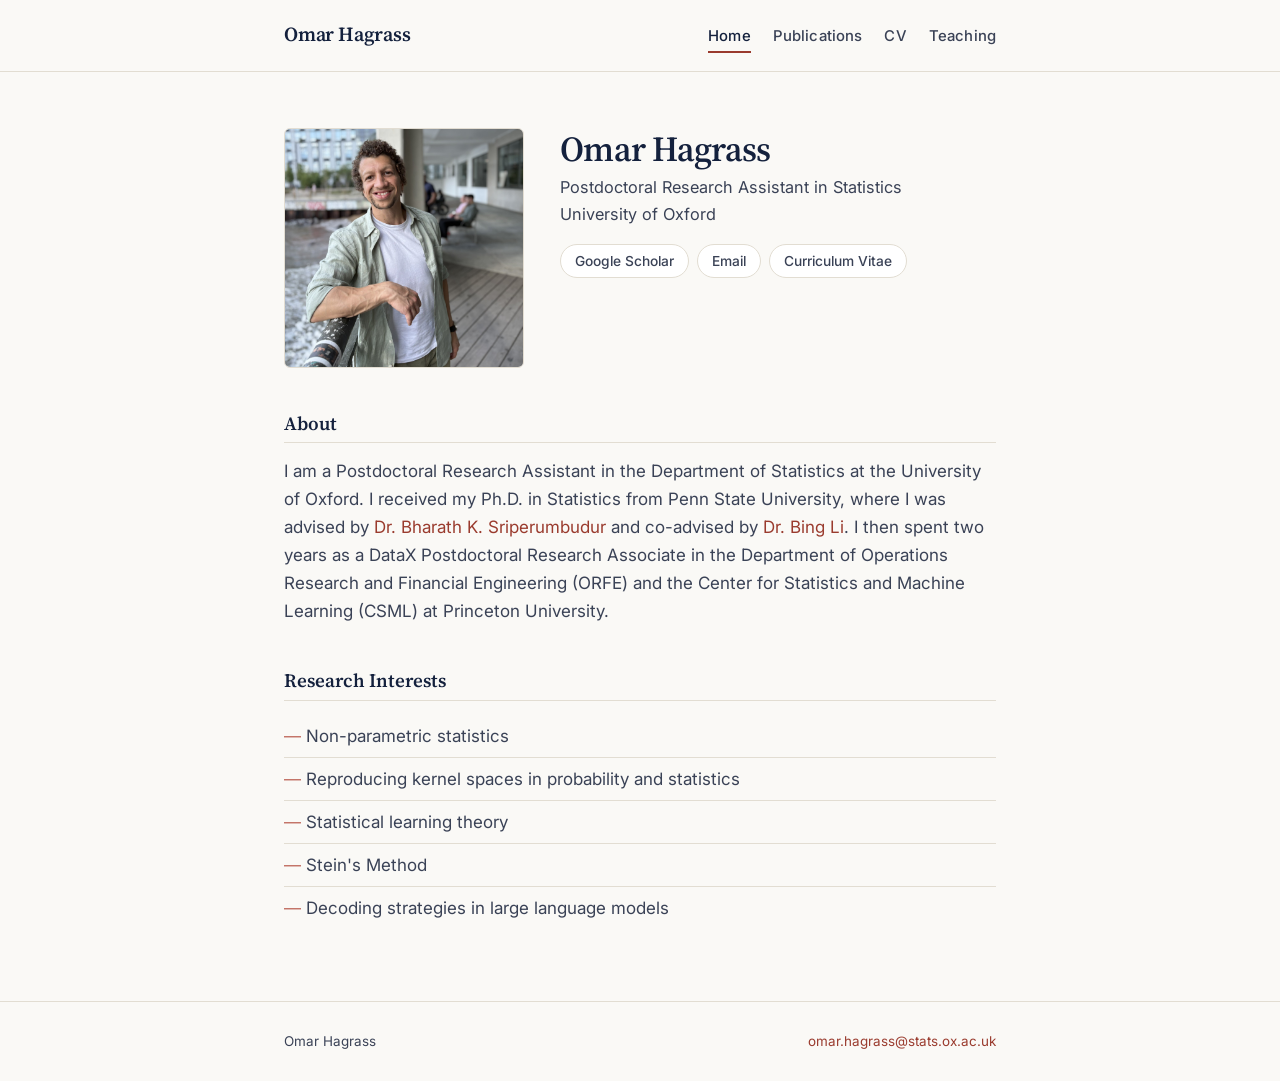
<file: index.html>
<!DOCTYPE html>
<html lang="en">
<head>
<meta charset="utf-8">
<meta name="viewport" content="width=device-width, initial-scale=1">
<title>Omar Hagrass</title>
<meta name="description" content="Omar Hagrass — Postdoctoral Research Assistant in Statistics, University of Oxford. Nonparametric statistics, kernel methods, statistical learning theory.">
<link rel="preconnect" href="https://fonts.googleapis.com">
<link rel="preconnect" href="https://fonts.gstatic.com" crossorigin>
<link href="https://fonts.googleapis.com/css2?family=Inter:wght@400;500;600&family=Source+Serif+4:opsz,wght@8..60,400;8..60,600&display=swap" rel="stylesheet">
<link rel="stylesheet" href="style.css">
</head>
<body>
<header class="site">
  <div class="nav-inner">
    <a class="brand" href="index.html">Omar Hagrass</a>
    <nav class="tabs">
      <a href="index.html" class="active">Home</a>
      <a href="publications.html">Publications</a>
      <a href="cv.html">CV</a>
      <a href="teaching.html">Teaching</a>
    </nav>
  </div>
</header>

<main>
  
  <div class="wrap">
    <div class="hero">
      <img class="hero-photo" src="profile.JPEG" alt="Omar Hagrass"
           onerror="this.onerror=null;this.src='profile.svg';">
      <div class="hero-body">
        <h1>Omar Hagrass</h1>
        <p class="hero-role"> Postdoctoral Research Assistant in Statistics <br>  University of Oxford</p>
        <div class="links-row">
          <a href="https://scholar.google.com/citations?user=IaOqpzIAAAAJ&hl=en">Google Scholar</a>
          <a href="mailto:omar.hagrass@stats.ox.ac.uk">Email</a>
          <a href="https://drive.google.com/file/d/1F2kkWln57RC6JuzXL6khSQ2EGfEd1NvO/view">Curriculum Vitae</a>
        </div>
      </div>
    </div>

    <section class="block">
      <h2>About</h2>
     <p>I am a Postdoctoral Research Assistant in the Department of Statistics at the University of Oxford. I received my Ph.D. in Statistics from Penn State University, where I was advised by <a href="https://bharathsv.github.io/index.html">Dr. Bharath K. Sriperumbudur</a> and co-advised by <a href="https://science.psu.edu/stat/people/bxl9">Dr. Bing Li</a>. I then spent two years as a DataX Postdoctoral Research Associate in the Department of Operations Research and Financial Engineering (ORFE) and the Center for Statistics and Machine Learning (CSML) at Princeton University.</p>
    <section class="block">
      <h2>Research Interests</h2>
      <ul class="clean interests">
        <li>Non-parametric statistics</li>
        <li>Reproducing kernel spaces in probability and statistics</li>
        <li>Statistical learning theory</li>
        <li>Stein's Method</li>
        <li>Decoding strategies in large language models</li>
      </ul>
    </section>
  </div>
</main>

<footer class="site">
  <div class="wrap">
    <span>Omar Hagrass</span>
    <span><a href="mailto:omar.hagrass@stats.ox.ac.uk">omar.hagrass@stats.ox.ac.uk</a></span>
  </div>
</footer>
</body>
</html>
</file>
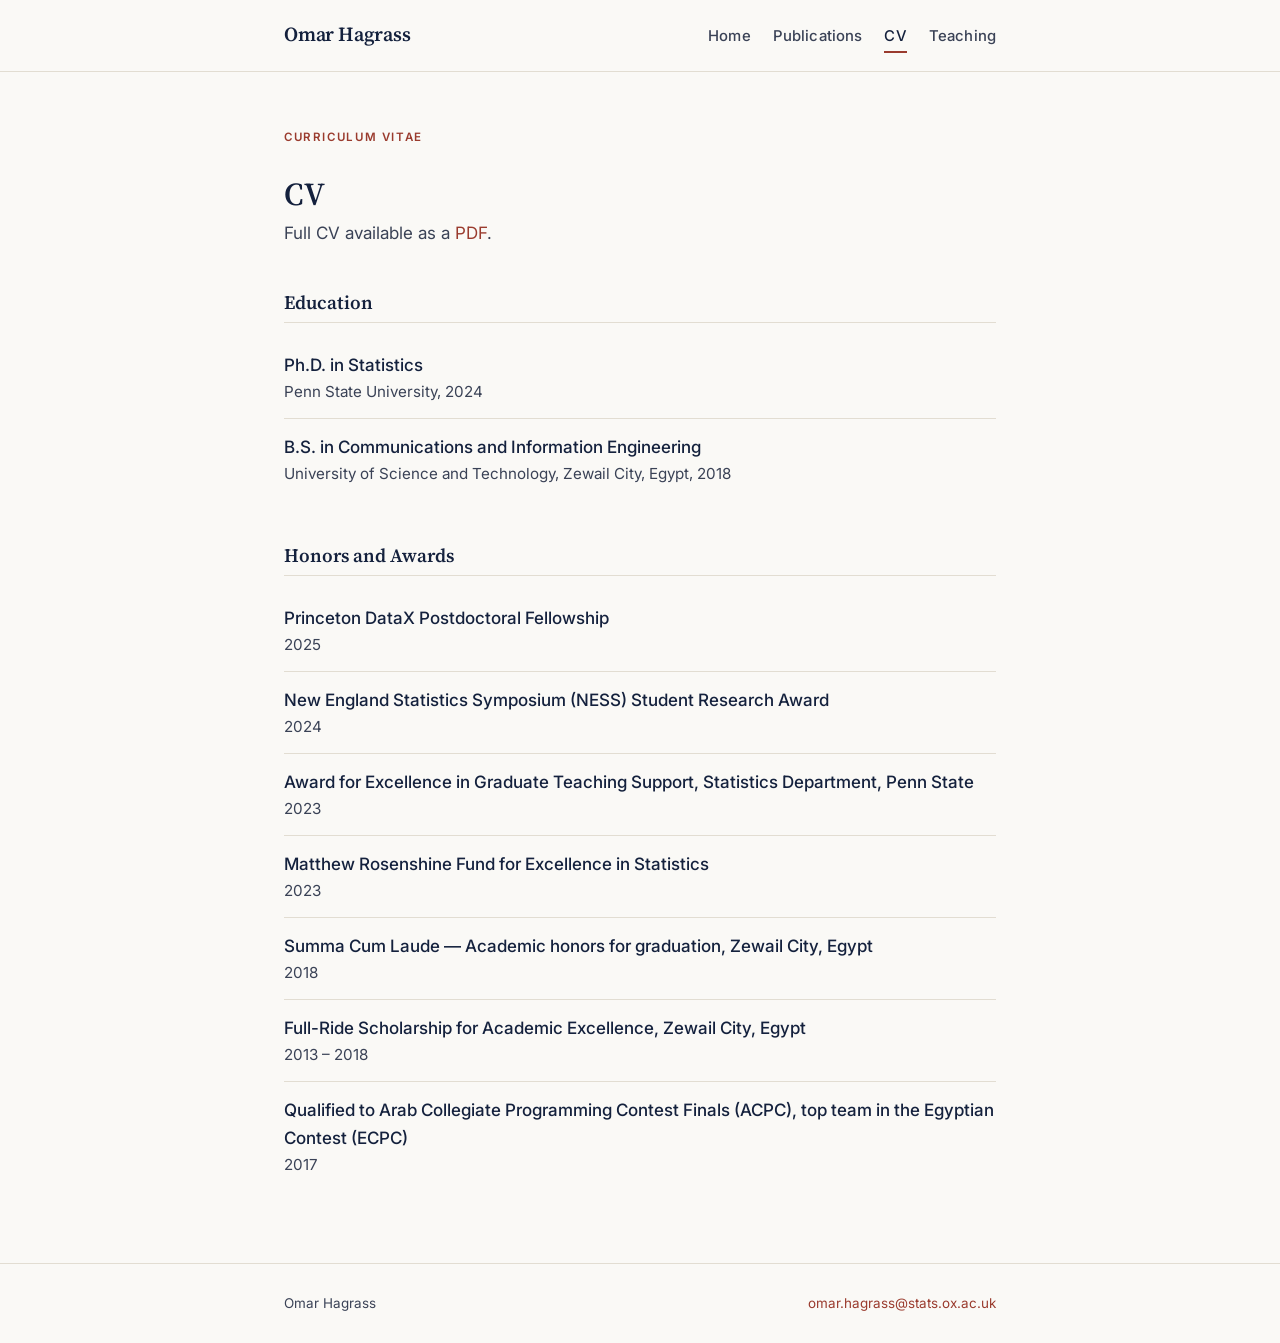
<file: cv.html>
<!DOCTYPE html>
<html lang="en">
<head>
<meta charset="utf-8">
<meta name="viewport" content="width=device-width, initial-scale=1">
<title>CV — Omar Hagrass</title>
<meta name="description" content="Curriculum vitae of Omar Hagrass.">
<link rel="preconnect" href="https://fonts.googleapis.com">
<link rel="preconnect" href="https://fonts.gstatic.com" crossorigin>
<link href="https://fonts.googleapis.com/css2?family=Inter:wght@400;500;600&family=Source+Serif+4:opsz,wght@8..60,400;8..60,600&display=swap" rel="stylesheet">
<link rel="stylesheet" href="style.css">
</head>
<body>
<header class="site">
  <div class="nav-inner">
    <a class="brand" href="index.html">Omar Hagrass</a>
    <nav class="tabs">
      <a href="index.html">Home</a>
      <a href="publications.html">Publications</a>
      <a href="cv.html" class="active">CV</a>
      <a href="teaching.html">Teaching</a>
    </nav>
  </div>
</header>

<main>
  <div class="wrap">
    <p class="eyebrow">Curriculum Vitae</p>
    <h1 class="page-title">CV</h1>
    <p style="color:var(--ink-soft);margin:0 0 8px;">Full CV available as a <a href="https://drive.google.com/file/d/1F2kkWln57RC6JuzXL6khSQ2EGfEd1NvO/view">PDF</a>.</p>

    <section class="block">
      <h2>Education</h2>
      <div class="entry">
        <div class="primary">Ph.D. in Statistics</div>
        <div class="secondary">Penn State University, 2024</div>
      </div>
      <div class="entry">
        <div class="primary">B.S. in Communications and Information Engineering</div>
        <div class="secondary">University of Science and Technology, Zewail City, Egypt, 2018</div>
      </div>
    </section>

    <section class="block">
      <h2>Honors and Awards</h2>
      <div class="entry">
        <div class="primary">Princeton DataX Postdoctoral Fellowship</div>
        <div class="secondary">2025</div>
      </div>
      <div class="entry">
        <div class="primary">New England Statistics Symposium (NESS) Student Research Award</div>
        <div class="secondary">2024</div>
      </div>
      <div class="entry">
        <div class="primary">Award for Excellence in Graduate Teaching Support, Statistics Department, Penn State</div>
        <div class="secondary">2023</div>
      </div>
      <div class="entry">
        <div class="primary">Matthew Rosenshine Fund for Excellence in Statistics</div>
        <div class="secondary">2023</div>
      </div>
      <div class="entry">
        <div class="primary">Summa Cum Laude — Academic honors for graduation, Zewail City, Egypt</div>
        <div class="secondary">2018</div>
      </div>
      <div class="entry">
        <div class="primary">Full-Ride Scholarship for Academic Excellence, Zewail City, Egypt</div>
        <div class="secondary">2013 – 2018</div>
      </div>
      <div class="entry">
        <div class="primary">Qualified to Arab Collegiate Programming Contest Finals (ACPC), top team in the Egyptian Contest (ECPC)</div>
        <div class="secondary">2017</div>
      </div>
    </section>
  </div>
</main>

<footer class="site">
  <div class="wrap">
    <span>Omar Hagrass</span>
    <span><a href="mailto:omar.hagrass@stats.ox.ac.uk">omar.hagrass@stats.ox.ac.uk</a></span>
  </div>
</footer>
</body>
</html>
</file>
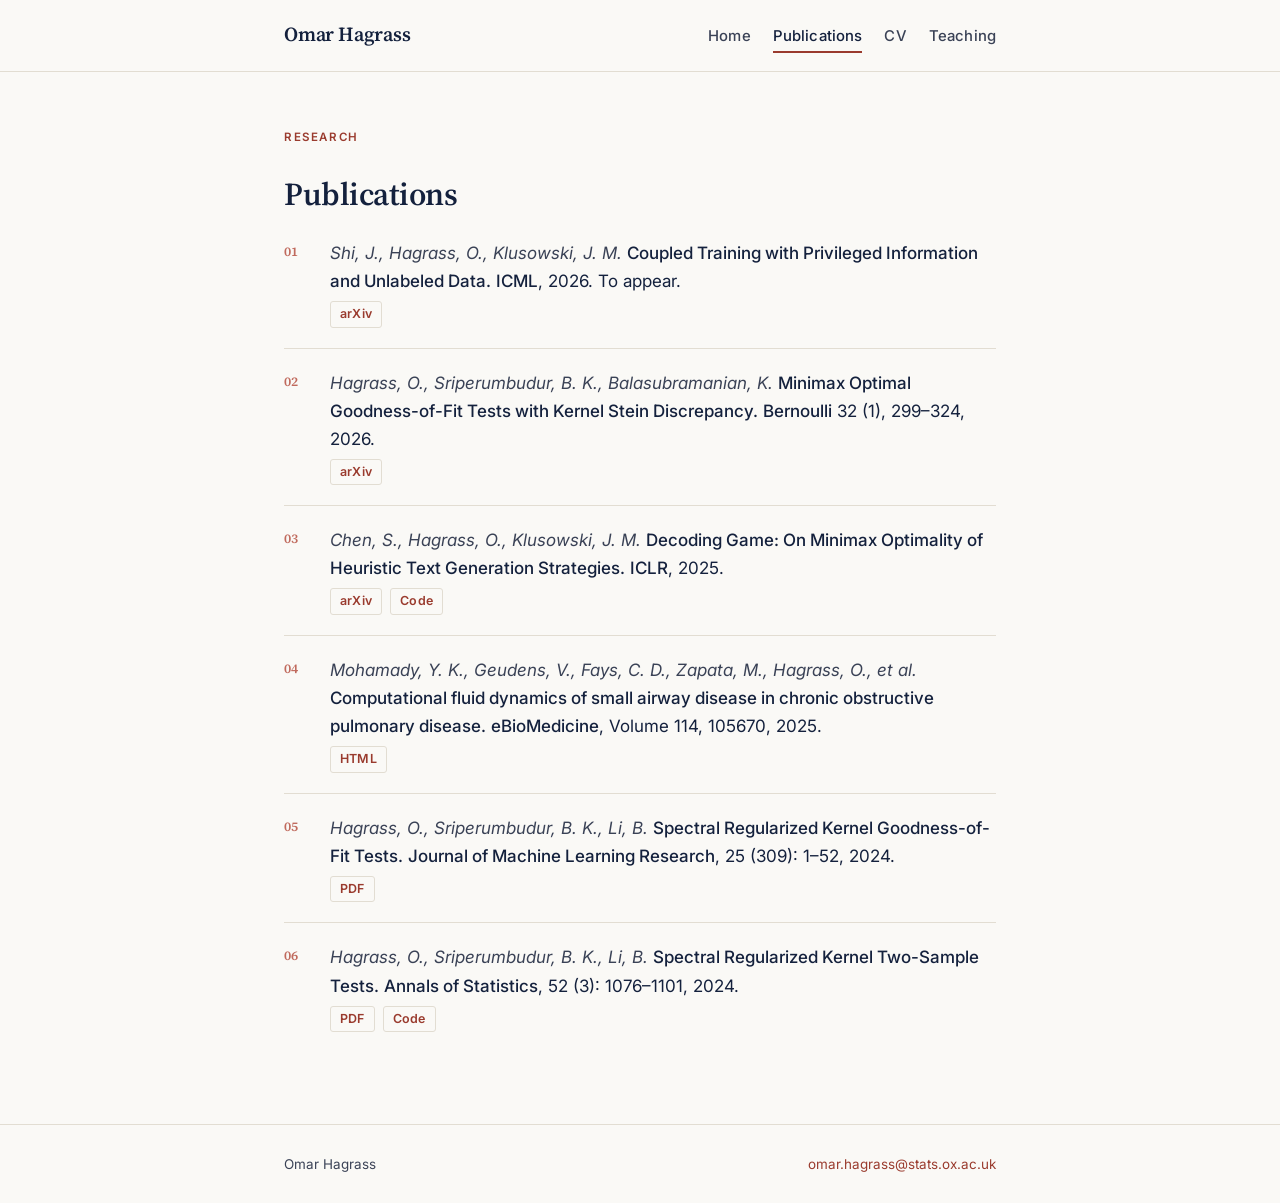
<file: publications.html>
<!DOCTYPE html>
<html lang="en">
<head>
<meta charset="utf-8">
<meta name="viewport" content="width=device-width, initial-scale=1">
<title>Publications — Omar Hagrass</title>
<meta name="description" content="Publications by Omar Hagrass.">
<link rel="preconnect" href="https://fonts.googleapis.com">
<link rel="preconnect" href="https://fonts.gstatic.com" crossorigin>
<link href="https://fonts.googleapis.com/css2?family=Inter:wght@400;500;600&family=Source+Serif+4:opsz,wght@8..60,400;8..60,600&display=swap" rel="stylesheet">
<link rel="stylesheet" href="style.css">
</head>
<body>
<header class="site">
  <div class="nav-inner">
    <a class="brand" href="index.html">Omar Hagrass</a>
    <nav class="tabs">
      <a href="index.html">Home</a>
      <a href="publications.html" class="active">Publications</a>
      <a href="cv.html">CV</a>
      <a href="teaching.html">Teaching</a>
    </nav>
  </div>
</header>

<main>
  <div class="wrap">
    <p class="eyebrow">Research</p>
    <h1 class="page-title">Publications</h1>

    <ol class="pubs">
      <li>
        <span class="pub-meta">Shi, J., Hagrass, O., Klusowski, J. M.</span>
        <span class="pub-title">Coupled Training with Privileged Information and Unlabeled Data.</span>
        <span class="pub-venue">ICML</span>, 2026. To appear.
        <div class="pub-tags"><a href="https://arxiv.org/pdf/2605.23268">arXiv</a></div>
      </li>
      <li>
        <span class="pub-meta">Hagrass, O., Sriperumbudur, B. K., Balasubramanian, K.</span>
        <span class="pub-title">Minimax Optimal Goodness-of-Fit Tests with Kernel Stein Discrepancy.</span>
        <span class="pub-venue">Bernoulli</span> 32 (1), 299–324, 2026.
        <div class="pub-tags"><a href="https://arxiv.org/abs/2404.08278">arXiv</a></div>
      </li>
      <li>
        <span class="pub-meta">Chen, S., Hagrass, O., Klusowski, J. M.</span>
        <span class="pub-title">Decoding Game: On Minimax Optimality of Heuristic Text Generation Strategies.</span>
        <span class="pub-venue">ICLR</span>, 2025.
        <div class="pub-tags"><a href="https://arxiv.org/abs/2410.03968">arXiv</a><a href="https://github.com/omar-hagrass/decoding-game">Code</a></div>
      </li>
      <li>
        <span class="pub-meta">Mohamady, Y. K., Geudens, V., Fays, C. D., Zapata, M., Hagrass, O., et al.</span>
        <span class="pub-title">Computational fluid dynamics of small airway disease in chronic obstructive pulmonary disease.</span>
        <span class="pub-venue">eBioMedicine</span>, Volume 114, 105670, 2025.
        <div class="pub-tags"><a href="https://www.thelancet.com/journals/ebiom/article/PIIS2352-3964%2825%2900114-8/fulltext">HTML</a></div>
      </li>
      <li>
        <span class="pub-meta">Hagrass, O., Sriperumbudur, B. K., Li, B.</span>
        <span class="pub-title">Spectral Regularized Kernel Goodness-of-Fit Tests.</span>
        <span class="pub-venue">Journal of Machine Learning Research</span>, 25 (309): 1–52, 2024.
        <div class="pub-tags"><a href="https://www.jmlr.org/papers/volume25/23-1031/23-1031.pdf">PDF</a></div>
      </li>
      <li>
        <span class="pub-meta">Hagrass, O., Sriperumbudur, B. K., Li, B.</span>
        <span class="pub-title">Spectral Regularized Kernel Two-Sample Tests.</span>
        <span class="pub-venue">Annals of Statistics</span>, 52 (3): 1076–1101, 2024.
        <div class="pub-tags"><a href="https://projecteuclid.org/journals/annals-of-statistics/volume-52/issue-3/Spectral-regularized-kernel-two-sample-tests/10.1214/24-AOS2383.pdf">PDF</a><a href="https://github.com/OmarHagrass/Spectral-regularized-two-sample-test.git">Code</a></div>
      </li>
    </ol>
  </div>
</main>

<footer class="site">
  <div class="wrap">
    <span>Omar Hagrass</span>
    <span><a href="mailto:omar.hagrass@stats.ox.ac.uk">omar.hagrass@stats.ox.ac.uk</a></span>
  </div>
</footer>
</body>
</html>
</file>
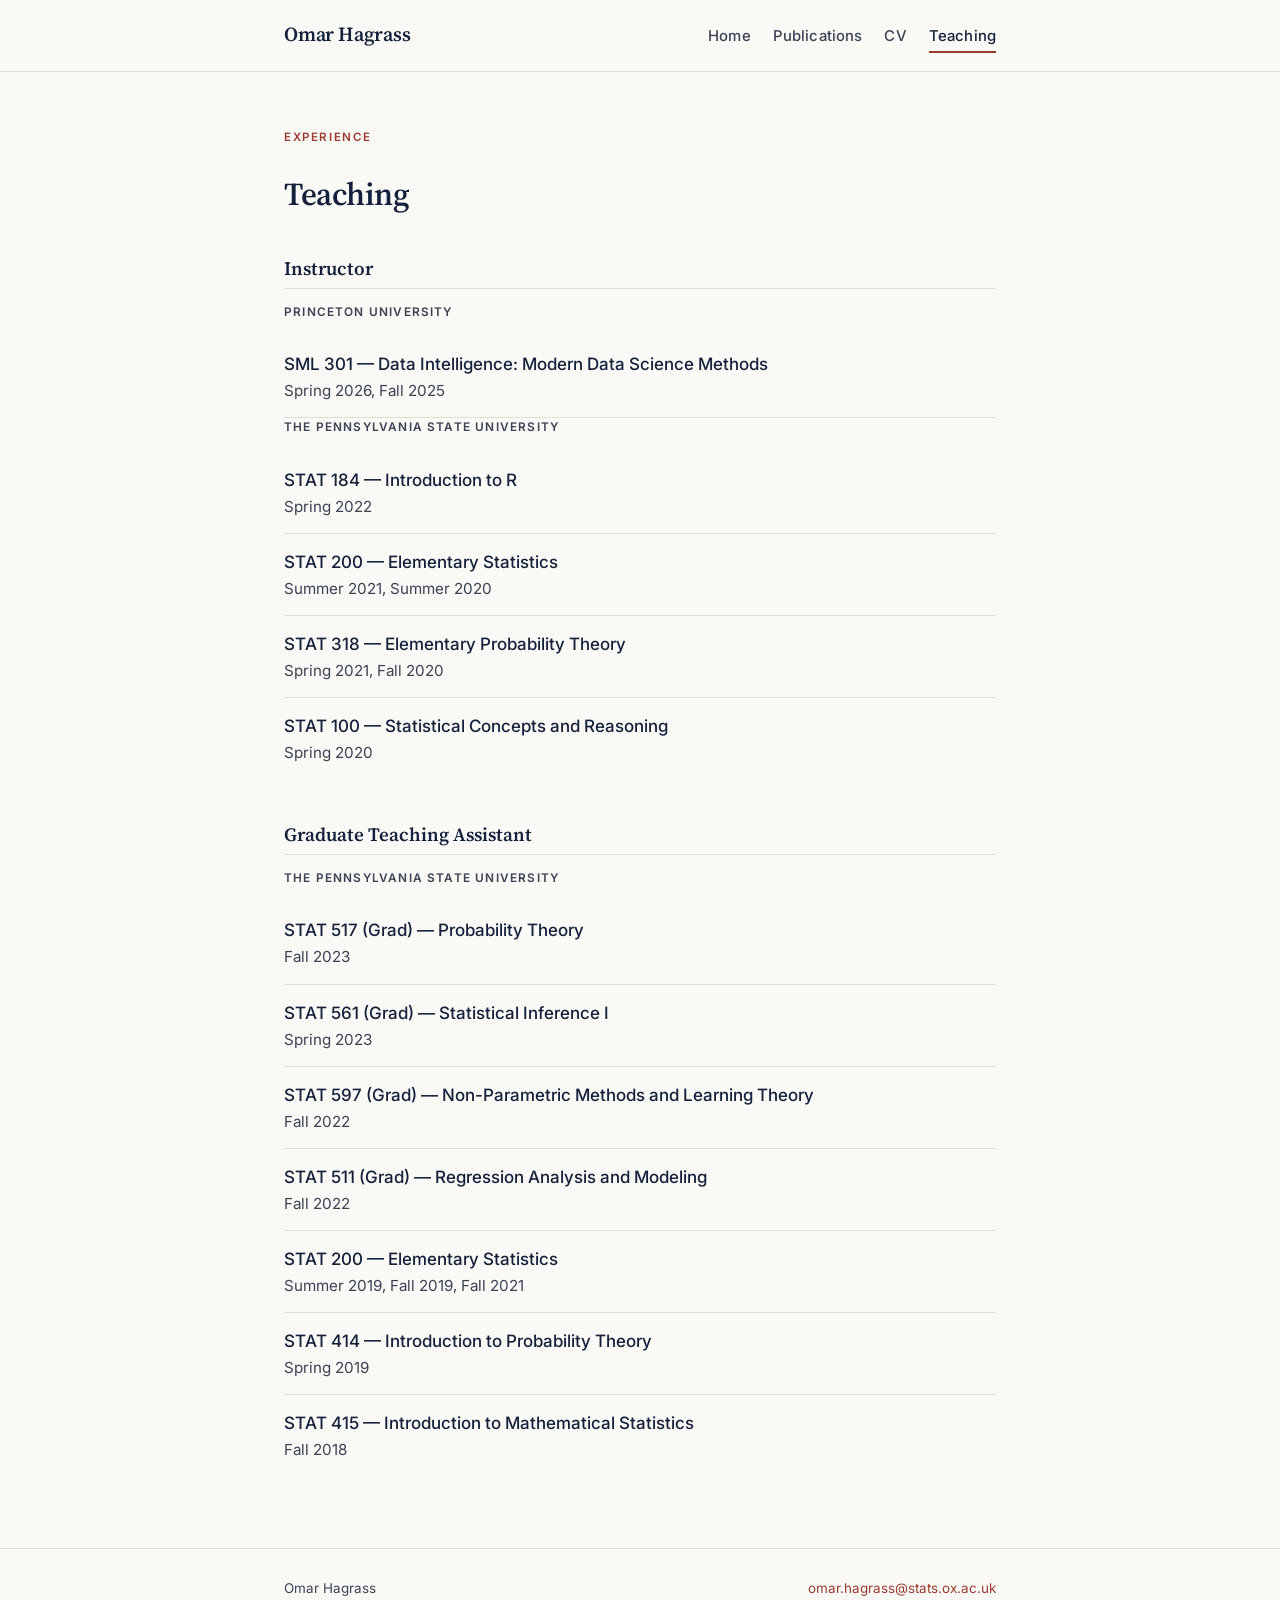
<file: teaching.html>
<!DOCTYPE html>
<html lang="en">
<head>
<meta charset="utf-8">
<meta name="viewport" content="width=device-width, initial-scale=1">
<title>Teaching — Omar Hagrass</title>
<meta name="description" content="Teaching experience of Omar Hagrass.">
<link rel="preconnect" href="https://fonts.googleapis.com">
<link rel="preconnect" href="https://fonts.gstatic.com" crossorigin>
<link href="https://fonts.googleapis.com/css2?family=Inter:wght@400;500;600&family=Source+Serif+4:opsz,wght@8..60,400;8..60,600&display=swap" rel="stylesheet">
<link rel="stylesheet" href="style.css">
</head>
<body>
<header class="site">
  <div class="nav-inner">
    <a class="brand" href="index.html">Omar Hagrass</a>
    <nav class="tabs">
      <a href="index.html">Home</a>
      <a href="publications.html">Publications</a>
      <a href="cv.html">CV</a>
      <a href="teaching.html" class="active">Teaching</a>
    </nav>
  </div>
</header>

<main>
  <div class="wrap">
    <p class="eyebrow">Experience</p>
    <h1 class="page-title">Teaching</h1>

    <section class="block">
      <h2>Instructor</h2>

      <p class="subhead">Princeton University</p>
      <div class="entry">
        <div class="primary">SML 301 — Data Intelligence: Modern Data Science Methods</div>
        <div class="secondary">Spring 2026, Fall 2025</div>
      </div>

      <p class="subhead">The Pennsylvania State University</p>
      <div class="entry">
        <div class="primary">STAT 184 — Introduction to R</div>
        <div class="secondary">Spring 2022</div>
      </div>
      <div class="entry">
        <div class="primary">STAT 200 — Elementary Statistics</div>
        <div class="secondary">Summer 2021, Summer 2020</div>
      </div>
      <div class="entry">
        <div class="primary">STAT 318 — Elementary Probability Theory</div>
        <div class="secondary">Spring 2021, Fall 2020</div>
      </div>
      <div class="entry">
        <div class="primary">STAT 100 — Statistical Concepts and Reasoning</div>
        <div class="secondary">Spring 2020</div>
      </div>
    </section>

    <section class="block">
      <h2>Graduate Teaching Assistant</h2>
      <p class="subhead">The Pennsylvania State University</p>
      <div class="entry">
        <div class="primary">STAT 517 (Grad) — Probability Theory</div>
        <div class="secondary">Fall 2023</div>
      </div>
      <div class="entry">
        <div class="primary">STAT 561 (Grad) — Statistical Inference I</div>
        <div class="secondary">Spring 2023</div>
      </div>
      <div class="entry">
        <div class="primary">STAT 597 (Grad) — Non-Parametric Methods and Learning Theory</div>
        <div class="secondary">Fall 2022</div>
      </div>
      <div class="entry">
        <div class="primary">STAT 511 (Grad) — Regression Analysis and Modeling</div>
        <div class="secondary">Fall 2022</div>
      </div>
      <div class="entry">
        <div class="primary">STAT 200 — Elementary Statistics</div>
        <div class="secondary">Summer 2019, Fall 2019, Fall 2021</div>
      </div>
      <div class="entry">
        <div class="primary">STAT 414 — Introduction to Probability Theory</div>
        <div class="secondary">Spring 2019</div>
      </div>
      <div class="entry">
        <div class="primary">STAT 415 — Introduction to Mathematical Statistics</div>
        <div class="secondary">Fall 2018</div>
      </div>
    </section>
  </div>
</main>

<footer class="site">
  <div class="wrap">
    <span>Omar Hagrass</span>
    <span><a href="mailto:omar.hagrass@stats.ox.ac.uk">omar.hagrass@stats.ox.ac.uk</a></span>
  </div>
</footer>
</body>
</html>
</file>
<file: style.css>
/* ===== Tokens ===== */
:root {
  --ink: #14213d;          /* deep ink blue — primary text & headings */
  --ink-soft: #3a4256;     /* secondary text */
  --paper: #faf9f6;        /* warm paper background */
  --paper-card: #ffffff;
  --rule: #e2ddd2;         /* hairline dividers */
  --accent: #9a3b2e;       /* muted oxblood — links & marks */
  --accent-soft: #c06a5d;
  --max: 760px;
}

* { box-sizing: border-box; }

html { scroll-behavior: smooth; }

body {
  margin: 0;
  background: var(--paper);
  color: var(--ink);
  font-family: "Inter", -apple-system, BlinkMacSystemFont, "Segoe UI", sans-serif;
  font-size: 17px;
  line-height: 1.65;
  -webkit-font-smoothing: antialiased;
}

h1, h2, h3 {
  font-family: "Source Serif 4", Georgia, serif;
  color: var(--ink);
  line-height: 1.2;
  font-weight: 600;
}

a { color: var(--accent); text-decoration: none; }
a:hover { text-decoration: underline; text-underline-offset: 3px; }

/* ===== Layout ===== */
.wrap { max-width: var(--max); margin: 0 auto; padding: 0 24px; }

/* ===== Header / Nav ===== */
header.site {
  border-bottom: 1px solid var(--rule);
  background: var(--paper);
  position: sticky;
  top: 0;
  z-index: 10;
}
.nav-inner {
  max-width: var(--max);
  margin: 0 auto;
  padding: 18px 24px;
  display: flex;
  align-items: baseline;
  justify-content: space-between;
  flex-wrap: wrap;
  gap: 10px 20px;
}
.brand {
  font-family: "Source Serif 4", Georgia, serif;
  font-size: 1.25rem;
  font-weight: 600;
  color: var(--ink);
  letter-spacing: -0.01em;
}
.brand:hover { text-decoration: none; }
nav.tabs { display: flex; gap: 22px; flex-wrap: wrap; }
nav.tabs a {
  color: var(--ink-soft);
  font-size: 0.93rem;
  font-weight: 500;
  letter-spacing: 0.01em;
  padding-bottom: 2px;
}
nav.tabs a:hover { color: var(--accent); text-decoration: none; }
nav.tabs a.active {
  color: var(--ink);
  border-bottom: 2px solid var(--accent);
}

/* ===== Main ===== */
main { padding: 56px 0 72px; }

.page-title {
  font-size: 2rem;
  margin: 0 0 6px;
  letter-spacing: -0.015em;
}
.eyebrow {
  font-family: "Inter", sans-serif;
  text-transform: uppercase;
  letter-spacing: 0.14em;
  font-size: 0.72rem;
  font-weight: 600;
  color: var(--accent);
  margin: 0 0 28px;
}

/* ===== Home hero ===== */
.hero { display: flex; gap: 36px; align-items: flex-start; flex-wrap: wrap; }
.hero-photo {
  width: 240px; height: auto; flex: none;
  border-radius: 6px;
  border: 1px solid var(--rule);
}
.hero-body { flex: 1; min-width: 260px; }
.hero-body h1 { font-size: 2.2rem; margin: 0 0 4px; letter-spacing: -0.02em; }
.hero-role { color: var(--ink-soft); font-size: 1.02rem; margin: 0 0 16px; }

.links-row { display: flex; gap: 8px; flex-wrap: wrap; margin-top: 4px; }
.links-row a {
  font-size: 0.86rem;
  font-weight: 500;
  border: 1px solid var(--rule);
  border-radius: 999px;
  padding: 5px 14px;
  color: var(--ink-soft);
  background: var(--paper-card);
  transition: border-color .15s, color .15s;
}
.links-row a:hover { border-color: var(--accent-soft); color: var(--accent); text-decoration: none; }

section.block { margin-top: 44px; }
section.block h2 {
  font-size: 1.18rem;
  margin: 0 0 14px;
  padding-bottom: 8px;
  border-bottom: 1px solid var(--rule);
}
section.block p { margin: 0 0 14px; color: var(--ink-soft); }
section.block p strong, section.block p a { color: var(--ink); }
section.block p a { color: var(--accent); }

ul.clean { list-style: none; padding: 0; margin: 0; }
ul.clean.interests li {
  padding: 7px 0 7px 22px;
  position: relative;
  color: var(--ink-soft);
  border-bottom: 1px solid var(--rule);
}
ul.clean.interests li:last-child { border-bottom: none; }
ul.clean.interests li::before {
  content: "—";
  position: absolute; left: 0;
  color: var(--accent-soft);
}

/* ===== Publications ===== */
ol.pubs { list-style: none; padding: 0; margin: 0; counter-reset: pub; }
ol.pubs li {
  position: relative;
  padding: 20px 0 20px 46px;
  border-bottom: 1px solid var(--rule);
  counter-increment: pub;
}
ol.pubs li:last-child { border-bottom: none; }
ol.pubs li::before {
  content: counter(pub, decimal-leading-zero);
  position: absolute; left: 0; top: 22px;
  font-family: "Source Serif 4", Georgia, serif;
  font-size: 0.82rem;
  color: var(--accent-soft);
  font-weight: 600;
}
.pub-title { color: var(--ink); font-weight: 500; }
.pub-meta { color: var(--ink-soft); font-style: italic; }
.pub-venue { color: var(--ink); font-weight: 500; font-style: normal; }
.pub-tags { margin-top: 6px; display: flex; gap: 8px; flex-wrap: wrap; }
.pub-tags a {
  font-size: 0.78rem;
  font-weight: 600;
  letter-spacing: 0.02em;
  border: 1px solid var(--rule);
  border-radius: 3px;
  padding: 2px 9px;
}
.pub-tags a:hover { border-color: var(--accent-soft); text-decoration: none; }

/* ===== CV / Teaching lists ===== */
.entry { padding: 14px 0; border-bottom: 1px solid var(--rule); }
.entry:last-child { border-bottom: none; }
.entry .primary { color: var(--ink); font-weight: 500; }
.entry .secondary { color: var(--ink-soft); font-size: 0.95rem; }

.subhead {
  font-family: "Inter", sans-serif;
  text-transform: uppercase;
  letter-spacing: 0.1em;
  font-size: 0.74rem;
  font-weight: 600;
  color: var(--ink-soft);
  margin: 26px 0 6px;
}

/* ===== Footer ===== */
footer.site {
  border-top: 1px solid var(--rule);
  padding: 28px 0;
  color: var(--ink-soft);
  font-size: 0.84rem;
}
footer.site .wrap { display: flex; justify-content: space-between; flex-wrap: wrap; gap: 8px; }

/* ===== Responsive ===== */
@media (max-width: 560px) {
  body { font-size: 16px; }
  .hero-photo { width: 180px; }
  .hero-body h1 { font-size: 1.8rem; }
  .page-title { font-size: 1.7rem; }
  main { padding: 36px 0 52px; }
}

@media (prefers-reduced-motion: reduce) {
  html { scroll-behavior: auto; }
}
</file>
